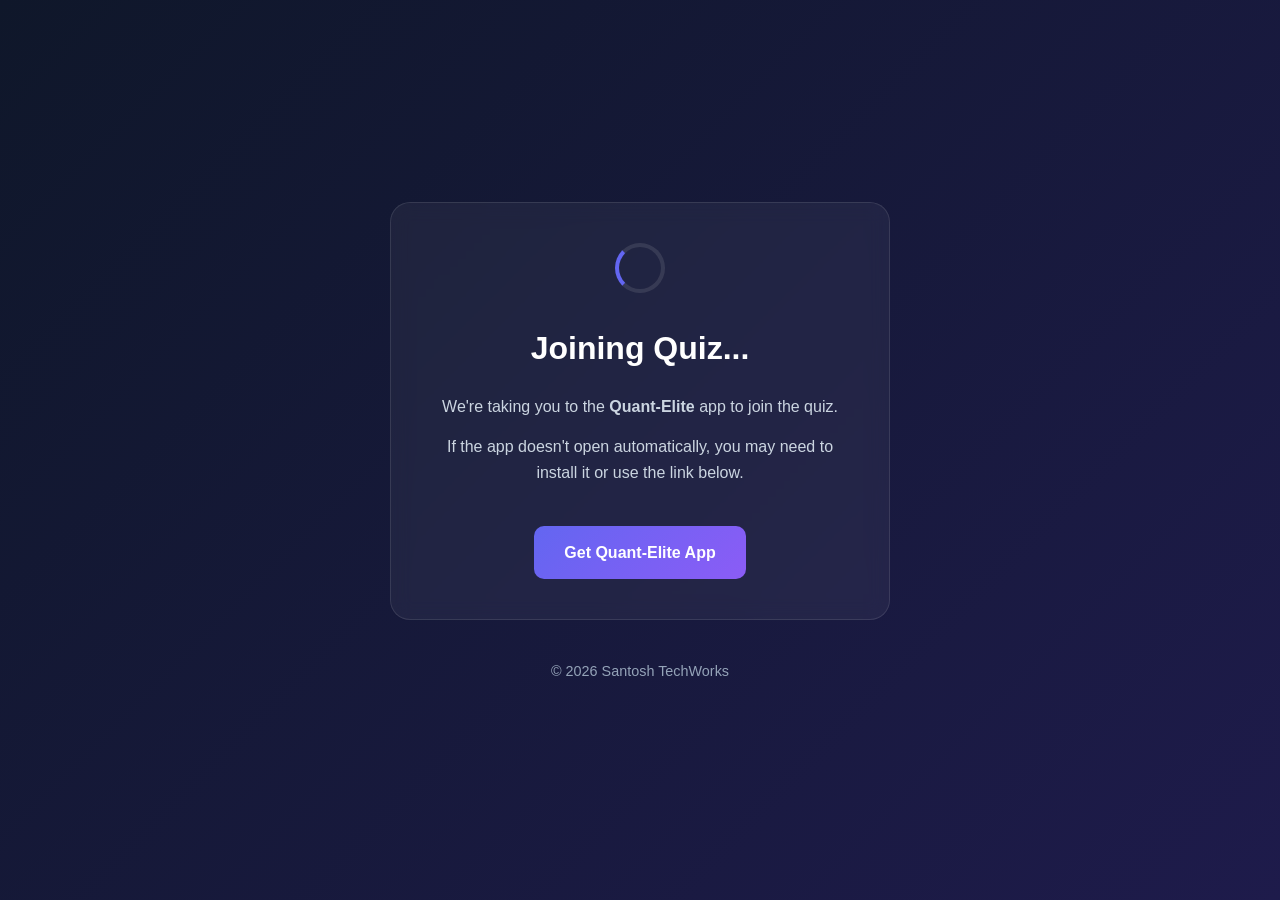
<file: invite.html>
<!DOCTYPE html>
<html lang="en">
<head>
    <meta charset="UTF-8">
    <meta name="viewport" content="width=device-width, initial-scale=1.0">
    <title>Joining Quiz | Quant-Elite</title>
    <link rel="stylesheet" href="style.css">
    <style>
        .invite-container {
            display: flex;
            flex-direction: column;
            align-items: center;
            justify-content: center;
            min-height: 100vh;
            text-align: center;
            padding: 20px;
            background: linear-gradient(135deg, #0f172a 0%, #1e1b4b 100%);
            color: white;
            font-family: 'Segoe UI', Tahoma, Geneva, Verdana, sans-serif;
        }
        .loader {
            border: 4px solid rgba(255, 255, 255, 0.1);
            border-left-color: #6366f1;
            border-radius: 50%;
            width: 50px;
            height: 50px;
            animation: spin 1s linear infinite;
            margin-bottom: 30px;
        }
        @keyframes spin {
            to { transform: rotate(360deg); }
        }
        .invite-card {
            background: rgba(255, 255, 255, 0.05);
            padding: 40px;
            border-radius: 20px;
            backdrop-filter: blur(10px);
            border: 1px solid rgba(255, 255, 255, 0.1);
            max-width: 500px;
            width: 100%;
        }
        h1 { margin-bottom: 20px; font-size: 2rem; }
        p { margin-bottom: 15px; color: #cbd5e1; }
        .btn-download {
            display: inline-block;
            margin-top: 25px;
            padding: 14px 30px;
            background: linear-gradient(135deg, #6366f1, #8b5cf6);
            color: white;
            text-decoration: none;
            border-radius: 10px;
            font-weight: bold;
            transition: transform 0.2s, box-shadow 0.2s;
        }
        .btn-download:hover {
            transform: translateY(-2px);
            box-shadow: 0 10px 20px rgba(99, 102, 241, 0.3);
        }
        .footer-text {
            margin-top: 40px;
            font-size: 0.9rem;
            color: #94a3b8;
        }
    </style>
</head>
<body>
    <div class="invite-container">
        <div class="invite-card">
            <div class="loader" style="margin: 0 auto 30px;"></div>
            <h1>Joining Quiz...</h1>
            <p>We're taking you to the <strong>Quant-Elite</strong> app to join the quiz.</p>
            <p>If the app doesn't open automatically, you may need to install it or use the link below.</p>
            <a href="https://theuniquedawg29-cloud.github.io/quant-elite-website/" class="btn-download">Get Quant-Elite App</a>
        </div>
        <p class="footer-text">&copy; 2026 Santosh TechWorks</p>
    </div>
</body>
</html>
</file>
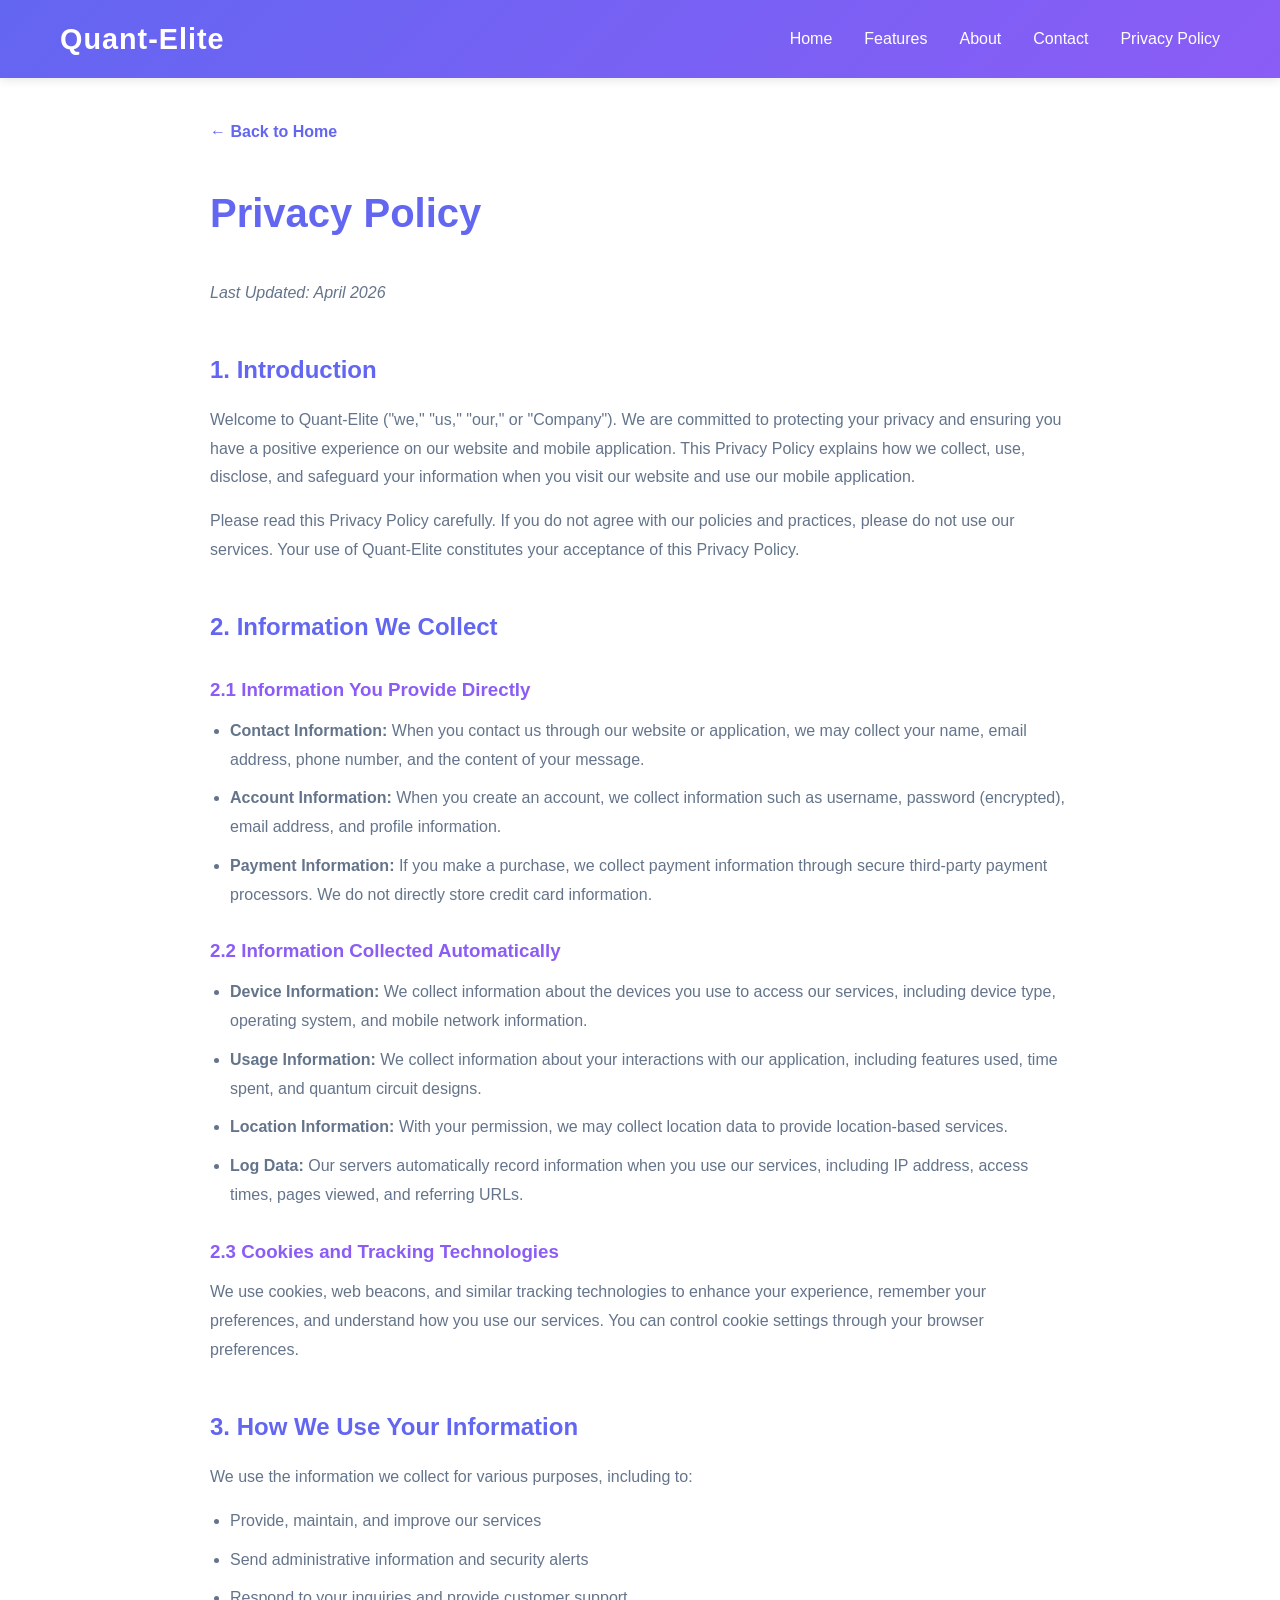
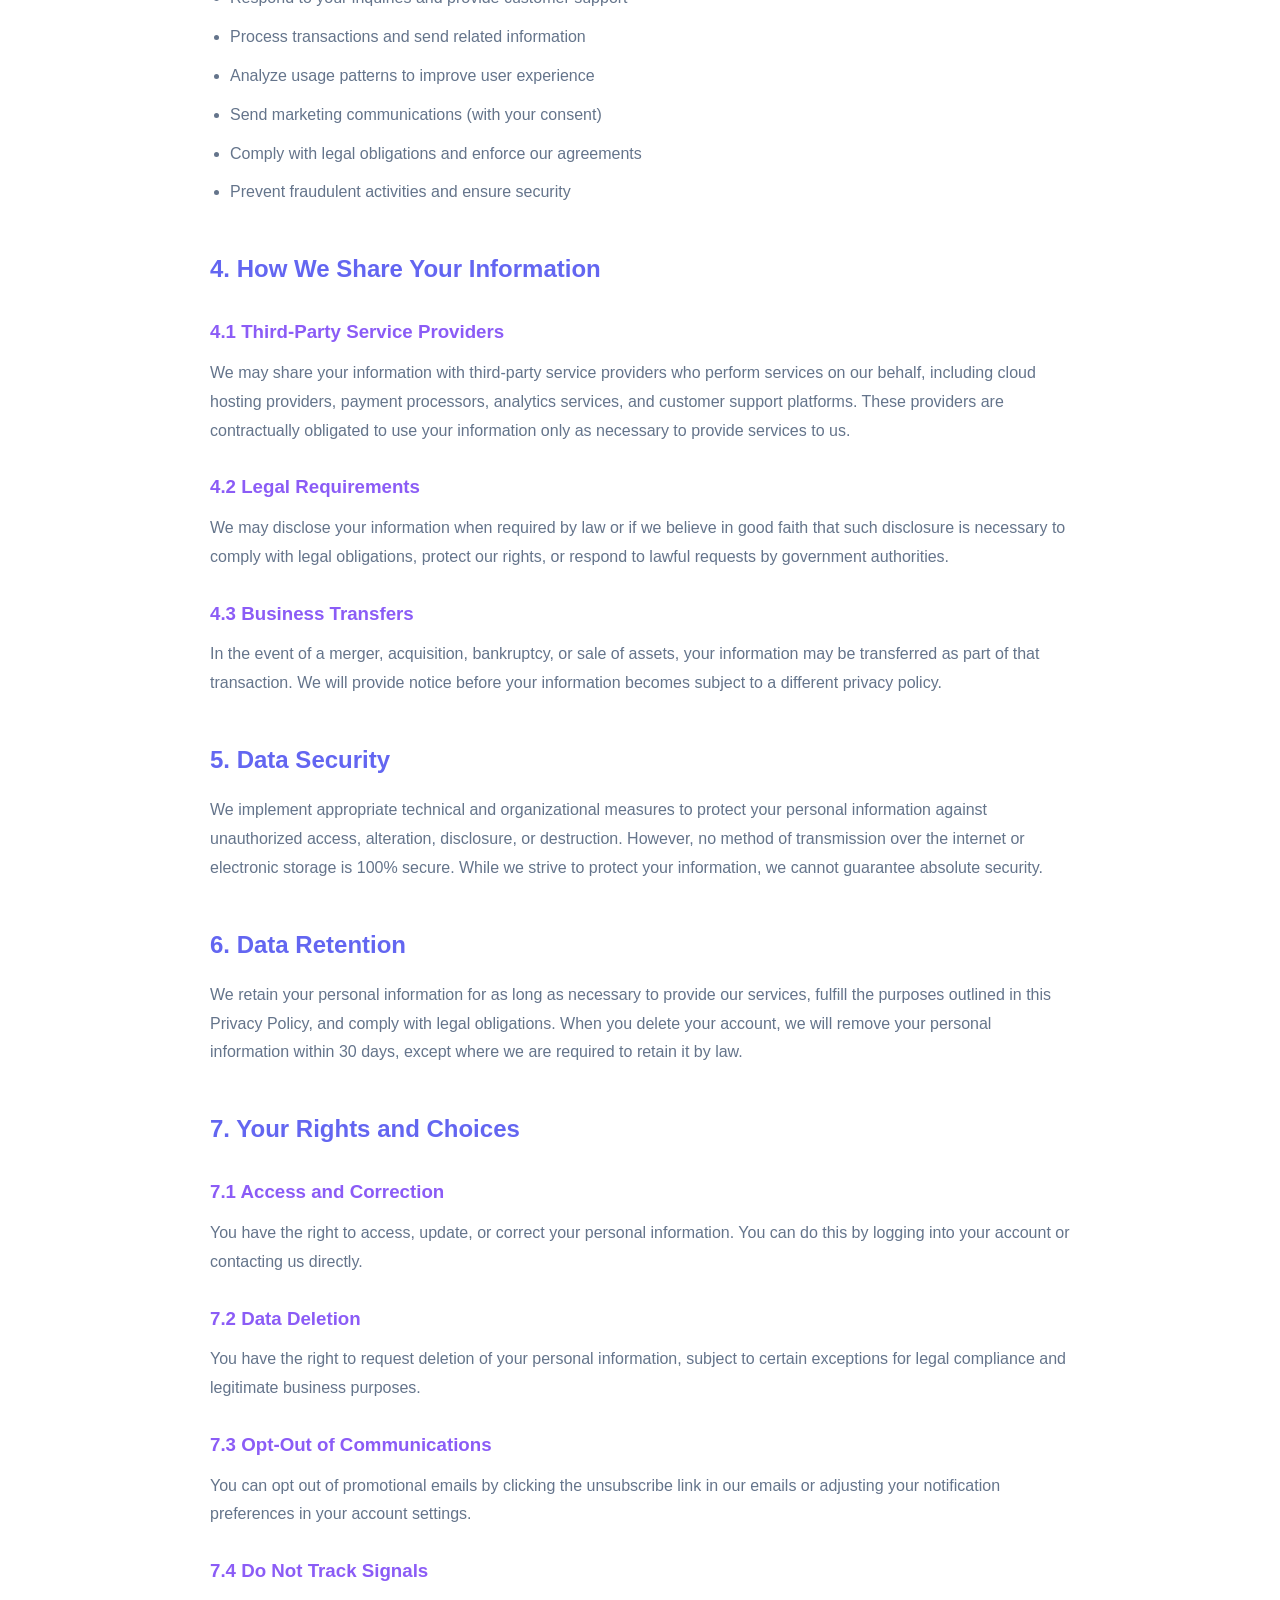
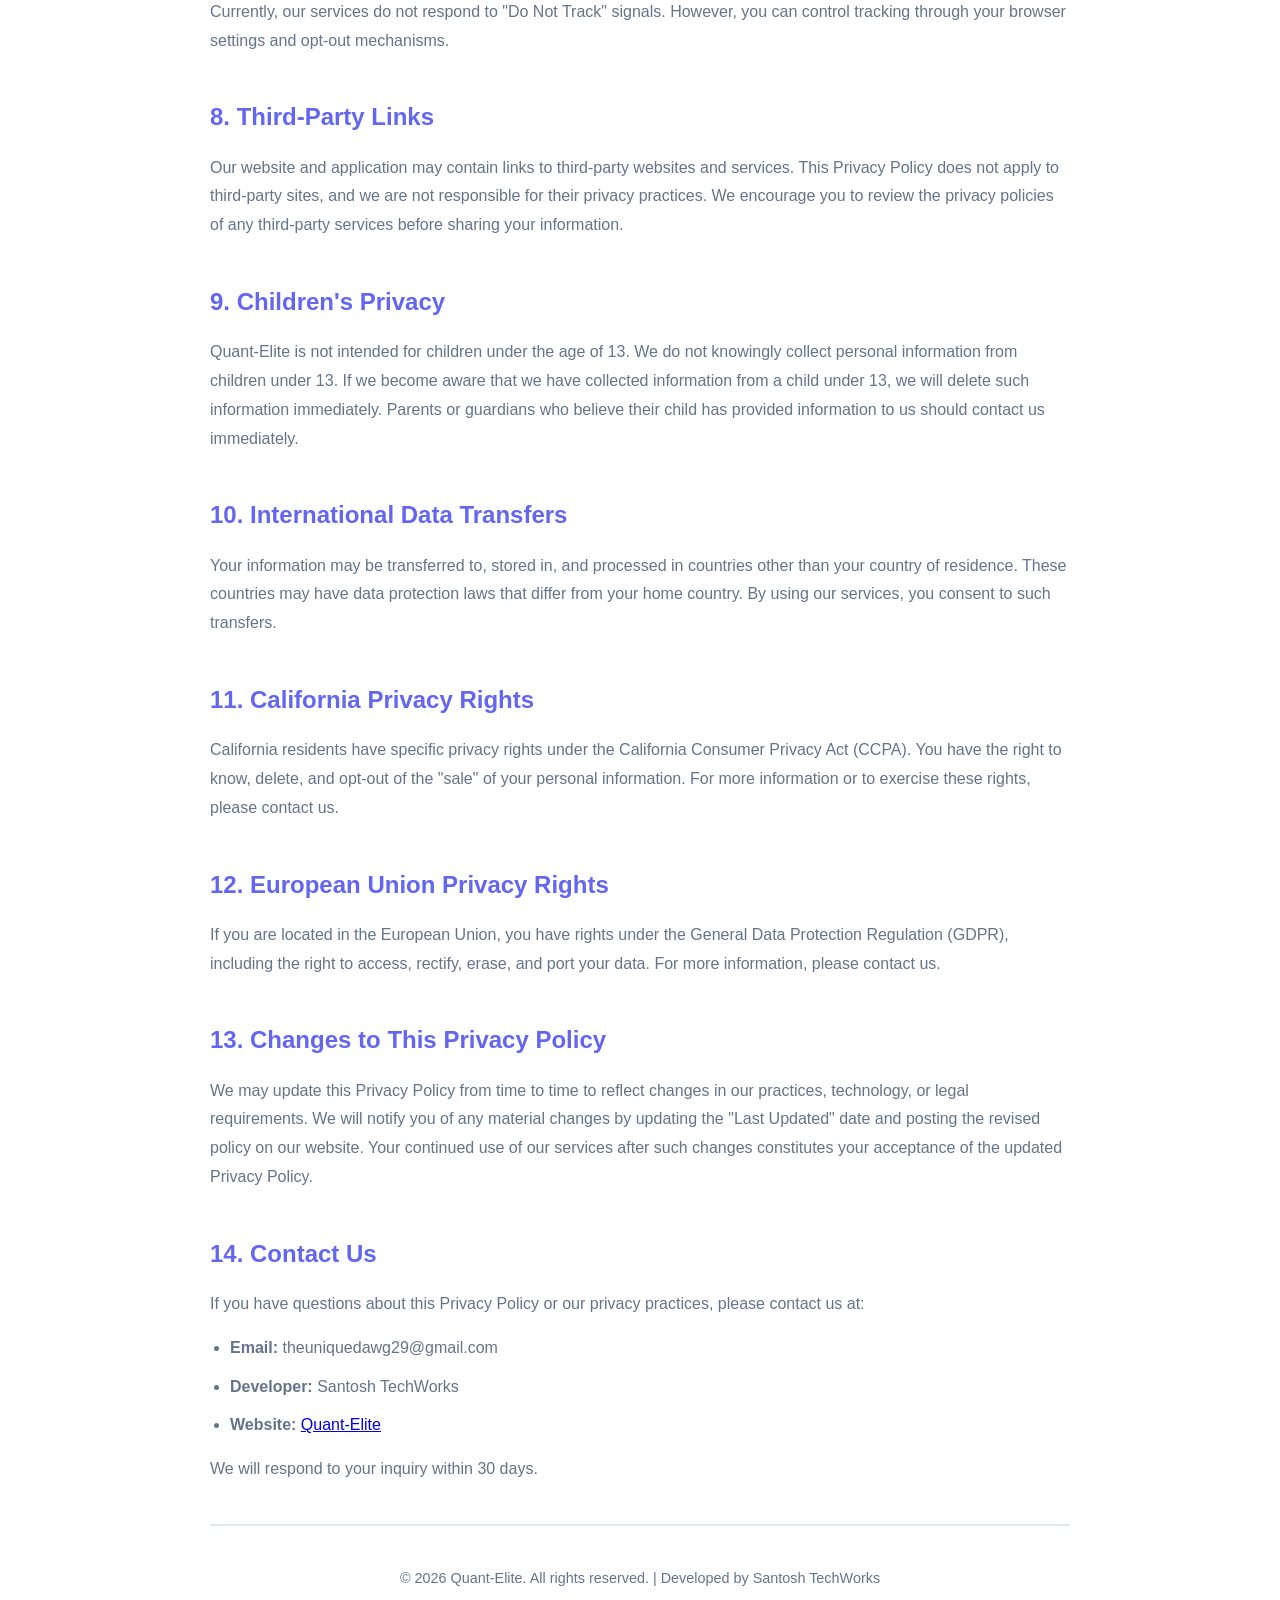
<file: privacy.html>
<!DOCTYPE html>
<html lang="en">
<head>
    <meta charset="UTF-8">
    <meta name="viewport" content="width=device-width, initial-scale=1.0">
    <meta name="description" content="Quant-Elite Privacy Policy">
    <title>Privacy Policy - Quant-Elite</title>
    <link rel="stylesheet" href="style.css">
    <style>
        .privacy-container {
            max-width: 900px;
            margin: 0 auto;
            padding: 40px 20px;
            line-height: 1.8;
        }
        .privacy-container h1 {
            color: var(--primary-color);
            margin-bottom: 30px;
            font-size: 2.5rem;
        }
        .privacy-container h2 {
            color: var(--primary-color);
            margin-top: 40px;
            margin-bottom: 15px;
            font-size: 1.5rem;
        }
        .privacy-container h3 {
            color: var(--secondary-color);
            margin-top: 25px;
            margin-bottom: 10px;
        }
        .privacy-container p {
            color: var(--text-light);
            margin-bottom: 15px;
        }
        .privacy-container ul, .privacy-container ol {
            color: var(--text-light);
            margin-left: 20px;
            margin-bottom: 15px;
        }
        .privacy-container li {
            margin-bottom: 10px;
        }
        .back-link {
            display: inline-block;
            margin-bottom: 30px;
            color: var(--primary-color);
            text-decoration: none;
            font-weight: 600;
        }
        .back-link:hover {
            color: var(--secondary-color);
        }
        .last-updated {
            color: var(--text-light);
            font-style: italic;
            margin-bottom: 30px;
        }
    </style>
</head>
<body>
    <!-- Navigation -->
    <nav class="navbar">
        <div class="container">
            <div class="logo">Quant-Elite</div>
            <ul class="nav-links">
                <li><a href="index.html">Home</a></li>
                <li><a href="index.html#features">Features</a></li>
                <li><a href="index.html#about">About</a></li>
                <li><a href="index.html#contact">Contact</a></li>
                <li><a href="privacy.html">Privacy Policy</a></li>
            </ul>
            <div class="hamburger">
                <span></span>
                <span></span>
                <span></span>
            </div>
        </div>
    </nav>

    <div class="privacy-container">
        <a href="index.html" class="back-link">← Back to Home</a>
        
        <h1>Privacy Policy</h1>
        <p class="last-updated">Last Updated: April 2026</p>

        <h2>1. Introduction</h2>
        <p>
            Welcome to Quant-Elite ("we," "us," "our," or "Company"). We are committed to protecting your privacy and ensuring you have a positive experience on our website and mobile application. This Privacy Policy explains how we collect, use, disclose, and safeguard your information when you visit our website and use our mobile application.
        </p>
        <p>
            Please read this Privacy Policy carefully. If you do not agree with our policies and practices, please do not use our services. Your use of Quant-Elite constitutes your acceptance of this Privacy Policy.
        </p>

        <h2>2. Information We Collect</h2>
        <h3>2.1 Information You Provide Directly</h3>
        <ul>
            <li><strong>Contact Information:</strong> When you contact us through our website or application, we may collect your name, email address, phone number, and the content of your message.</li>
            <li><strong>Account Information:</strong> When you create an account, we collect information such as username, password (encrypted), email address, and profile information.</li>
            <li><strong>Payment Information:</strong> If you make a purchase, we collect payment information through secure third-party payment processors. We do not directly store credit card information.</li>
        </ul>

        <h3>2.2 Information Collected Automatically</h3>
        <ul>
            <li><strong>Device Information:</strong> We collect information about the devices you use to access our services, including device type, operating system, and mobile network information.</li>
            <li><strong>Usage Information:</strong> We collect information about your interactions with our application, including features used, time spent, and quantum circuit designs.</li>
            <li><strong>Location Information:</strong> With your permission, we may collect location data to provide location-based services.</li>
            <li><strong>Log Data:</strong> Our servers automatically record information when you use our services, including IP address, access times, pages viewed, and referring URLs.</li>
        </ul>

        <h3>2.3 Cookies and Tracking Technologies</h3>
        <p>
            We use cookies, web beacons, and similar tracking technologies to enhance your experience, remember your preferences, and understand how you use our services. You can control cookie settings through your browser preferences.
        </p>

        <h2>3. How We Use Your Information</h2>
        <p>We use the information we collect for various purposes, including to:</p>
        <ul>
            <li>Provide, maintain, and improve our services</li>
            <li>Send administrative information and security alerts</li>
            <li>Respond to your inquiries and provide customer support</li>
            <li>Process transactions and send related information</li>
            <li>Analyze usage patterns to improve user experience</li>
            <li>Send marketing communications (with your consent)</li>
            <li>Comply with legal obligations and enforce our agreements</li>
            <li>Prevent fraudulent activities and ensure security</li>
        </ul>

        <h2>4. How We Share Your Information</h2>
        <h3>4.1 Third-Party Service Providers</h3>
        <p>
            We may share your information with third-party service providers who perform services on our behalf, including cloud hosting providers, payment processors, analytics services, and customer support platforms. These providers are contractually obligated to use your information only as necessary to provide services to us.
        </p>

        <h3>4.2 Legal Requirements</h3>
        <p>
            We may disclose your information when required by law or if we believe in good faith that such disclosure is necessary to comply with legal obligations, protect our rights, or respond to lawful requests by government authorities.
        </p>

        <h3>4.3 Business Transfers</h3>
        <p>
            In the event of a merger, acquisition, bankruptcy, or sale of assets, your information may be transferred as part of that transaction. We will provide notice before your information becomes subject to a different privacy policy.
        </p>

        <h2>5. Data Security</h2>
        <p>
            We implement appropriate technical and organizational measures to protect your personal information against unauthorized access, alteration, disclosure, or destruction. However, no method of transmission over the internet or electronic storage is 100% secure. While we strive to protect your information, we cannot guarantee absolute security.
        </p>

        <h2>6. Data Retention</h2>
        <p>
            We retain your personal information for as long as necessary to provide our services, fulfill the purposes outlined in this Privacy Policy, and comply with legal obligations. When you delete your account, we will remove your personal information within 30 days, except where we are required to retain it by law.
        </p>

        <h2>7. Your Rights and Choices</h2>
        <h3>7.1 Access and Correction</h3>
        <p>
            You have the right to access, update, or correct your personal information. You can do this by logging into your account or contacting us directly.
        </p>

        <h3>7.2 Data Deletion</h3>
        <p>
            You have the right to request deletion of your personal information, subject to certain exceptions for legal compliance and legitimate business purposes.
        </p>

        <h3>7.3 Opt-Out of Communications</h3>
        <p>
            You can opt out of promotional emails by clicking the unsubscribe link in our emails or adjusting your notification preferences in your account settings.
        </p>

        <h3>7.4 Do Not Track Signals</h3>
        <p>
            Currently, our services do not respond to "Do Not Track" signals. However, you can control tracking through your browser settings and opt-out mechanisms.
        </p>

        <h2>8. Third-Party Links</h2>
        <p>
            Our website and application may contain links to third-party websites and services. This Privacy Policy does not apply to third-party sites, and we are not responsible for their privacy practices. We encourage you to review the privacy policies of any third-party services before sharing your information.
        </p>

        <h2>9. Children's Privacy</h2>
        <p>
            Quant-Elite is not intended for children under the age of 13. We do not knowingly collect personal information from children under 13. If we become aware that we have collected information from a child under 13, we will delete such information immediately. Parents or guardians who believe their child has provided information to us should contact us immediately.
        </p>

        <h2>10. International Data Transfers</h2>
        <p>
            Your information may be transferred to, stored in, and processed in countries other than your country of residence. These countries may have data protection laws that differ from your home country. By using our services, you consent to such transfers.
        </p>

        <h2>11. California Privacy Rights</h2>
        <p>
            California residents have specific privacy rights under the California Consumer Privacy Act (CCPA). You have the right to know, delete, and opt-out of the "sale" of your personal information. For more information or to exercise these rights, please contact us.
        </p>

        <h2>12. European Union Privacy Rights</h2>
        <p>
            If you are located in the European Union, you have rights under the General Data Protection Regulation (GDPR), including the right to access, rectify, erase, and port your data. For more information, please contact us.
        </p>

        <h2>13. Changes to This Privacy Policy</h2>
        <p>
            We may update this Privacy Policy from time to time to reflect changes in our practices, technology, or legal requirements. We will notify you of any material changes by updating the "Last Updated" date and posting the revised policy on our website. Your continued use of our services after such changes constitutes your acceptance of the updated Privacy Policy.
        </p>

        <h2>14. Contact Us</h2>
        <p>
            If you have questions about this Privacy Policy or our privacy practices, please contact us at:
        </p>
        <ul>
            <li><strong>Email:</strong> theuniquedawg29@gmail.com</li>
            <li><strong>Developer:</strong> Santosh TechWorks</li>
            <li><strong>Website:</strong> <a href="index.html">Quant-Elite</a></li>
        </ul>
        <p>
            We will respond to your inquiry within 30 days.
        </p>

        <hr style="margin: 40px 0; border: 1px solid var(--border-color);">
        <p style="text-align: center; color: var(--text-light); font-size: 0.9rem;">
            © 2026 Quant-Elite. All rights reserved. | Developed by Santosh TechWorks
        </p>
    </div>

    <script src="script.js"></script>
</body>
</html>
</file>
<file: style.css>
* {
    margin: 0;
    padding: 0;
    box-sizing: border-box;
}

:root {
    --primary-color: #6366f1;
    --secondary-color: #8b5cf6;
    --accent-color: #ec4899;
    --dark-bg: #0f172a;
    --light-bg: #f8fafc;
    --text-dark: #1e293b;
    --text-light: #64748b;
    --border-color: #e2e8f0;
}

body {
    font-family: 'Segoe UI', Tahoma, Geneva, Verdana, sans-serif;
    line-height: 1.6;
    color: var(--text-dark);
    background-color: #ffffff;
}

.container {
    max-width: 1200px;
    margin: 0 auto;
    padding: 0 20px;
}

/* Navigation */
.navbar {
    background: linear-gradient(135deg, var(--primary-color), var(--secondary-color));
    color: white;
    padding: 1rem 0;
    position: sticky;
    top: 0;
    z-index: 1000;
    box-shadow: 0 2px 10px rgba(0, 0, 0, 0.1);
}

.navbar .container {
    display: flex;
    justify-content: space-between;
    align-items: center;
}

.logo {
    font-size: 1.8rem;
    font-weight: bold;
    letter-spacing: 1px;
}

.nav-links {
    display: flex;
    list-style: none;
    gap: 2rem;
}

@media (max-width: 768px) {
    .nav-links {
        display: none;
        flex-direction: column;
        position: absolute;
        top: 100%;
        left: 0;
        width: 100%;
        background: var(--primary-color);
        padding: 20px;
        gap: 1.5rem;
        box-shadow: 0 10px 20px rgba(0,0,0,0.1);
    }

    .nav-links.active {
        display: flex;
    }
}

.nav-links a {
    color: white;
    text-decoration: none;
    transition: opacity 0.3s ease;
    cursor: pointer;
}

.nav-links a:hover {
    opacity: 0.8;
}

.hamburger {
    display: none;
    flex-direction: column;
    cursor: pointer;
}

.hamburger span {
    width: 25px;
    height: 3px;
    background: white;
    margin: 5px 0;
    transition: 0.3s;
}

/* Hero Section */
.hero {
    background: linear-gradient(135deg, var(--primary-color), var(--secondary-color));
    background-size: 400% 400%;
    animation: gradientShift 15s ease infinite;
    color: white;
    padding: 100px 0;
    text-align: center;
    position: relative;
    overflow: hidden;
}

@keyframes gradientShift {
    0% { background-position: 0% 50%; }
    50% { background-position: 100% 50%; }
    100% { background-position: 0% 50%; }
}

.hero::before {
    content: '';
    position: absolute;
    top: 0;
    left: 0;
    right: 0;
    bottom: 0;
    background: url('data:image/svg+xml,<svg xmlns="http://www.w3.org/2000/svg" viewBox="0 0 100 100"><circle cx="50" cy="50" r="1" fill="rgba(255,255,255,0.1)"/></svg>') repeat;
    animation: twinkle 5s linear infinite;
    pointer-events: none;
}

@keyframes twinkle {
    0% { transform: translateY(0); }
    100% { transform: translateY(-100px); }
}

.hero-content h1 {
    font-size: 4rem;
    margin-bottom: 10px;
    font-weight: 800;
    letter-spacing: 2px;
}

.scrolling-text {
    font-size: 1.5rem;
    font-weight: 600;
    color: rgba(255, 255, 255, 0.8);
    margin-bottom: 20px;
    overflow: hidden;
    white-space: nowrap;
    animation: scrollText 10s linear infinite;
}

@keyframes scrollText {
    0% { transform: translateX(100%); }
    100% { transform: translateX(-100%); }
}

.hero-content .subtitle {
    font-size: 1.8rem;
    margin-bottom: 20px;
    font-weight: 300;
}

.hero-content .description {
    font-size: 1.1rem;
    margin-bottom: 40px;
    max-width: 600px;
    margin-left: auto;
    margin-right: auto;
    opacity: 0.95;
}

.cta-buttons {
    display: flex;
    gap: 20px;
    justify-content: center;
    flex-wrap: wrap;
}

.btn {
    padding: 12px 30px;
    font-size: 1rem;
    border: none;
    border-radius: 50px;
    cursor: pointer;
    transition: all 0.3s ease;
    text-decoration: none;
    display: inline-block;
    font-weight: 600;
}

.btn-primary {
    background-color: white;
    color: var(--primary-color);
    box-shadow: 0 0 20px rgba(255, 255, 255, 0.3);
}

.btn-primary:hover {
    transform: translateY(-2px);
    box-shadow: 0 10px 20px rgba(0, 0, 0, 0.2), 0 0 30px rgba(255, 255, 255, 0.5);
}

.btn-secondary {
    background-color: transparent;
    color: white;
    border: 2px solid white;
    box-shadow: 0 0 20px rgba(255, 255, 255, 0.3);
}

.btn-secondary:hover {
    background-color: white;
    color: var(--primary-color);
    transform: translateY(-2px);
    box-shadow: 0 0 30px rgba(255, 255, 255, 0.6);
}

/* Apps Section */
.apps {
    padding: 80px 0;
    background-color: #ffffff;
}

.app-showcase {
    display: grid;
    grid-template-columns: 1.2fr 1fr;
    gap: 60px;
    align-items: center;
    background: var(--light-bg);
    padding: 50px;
    border-radius: 30px;
    box-shadow: 0 20px 40px rgba(0, 0, 0, 0.05);
}

@media (max-width: 992px) {
    .app-showcase {
        grid-template-columns: 1fr;
        padding: 30px;
        gap: 40px;
        text-align: center;
    }

    .app-features-list {
        justify-content: center;
    }

    .app-feature-item {
        text-align: left;
    }

    .download-buttons {
        justify-content: center;
    }
}

.app-tag {
    display: inline-block;
    background: var(--primary-color);
    color: white;
    padding: 5px 15px;
    border-radius: 20px;
    font-size: 0.8rem;
    font-weight: bold;
    text-transform: uppercase;
    margin-bottom: 15px;
}

.app-info h3 {
    font-size: 2.5rem;
    color: var(--text-dark);
    margin-bottom: 20px;
}

.app-description {
    font-size: 1.1rem;
    color: var(--text-light);
    margin-bottom: 30px;
}

.app-features-list {
    display: grid;
    grid-template-columns: repeat(auto-fit, minmax(200px, 1fr));
    gap: 20px;
    margin-bottom: 40px;
}

.app-feature-item {
    display: flex;
    gap: 15px;
}

.app-feature-item .icon {
    font-size: 1.5rem;
}

.app-feature-item strong {
    display: block;
    color: var(--text-dark);
    font-size: 1rem;
    margin-bottom: 2px;
}

.app-feature-item p {
    font-size: 0.85rem;
    color: var(--text-light);
}

.download-buttons {
    display: flex;
    gap: 15px;
}

.store-btn img {
    height: 45px;
    transition: transform 0.2s ease;
}

.store-btn:hover img {
    transform: scale(1.05);
}

.app-preview {
    display: flex;
    justify-content: center;
}

.phone-frame {
    width: 280px;
    height: 580px;
    background: #1e293b;
    border: 12px solid #334155;
    border-radius: 40px;
    position: relative;
    overflow: hidden;
    box-shadow: 0 30px 60px rgba(0, 0, 0, 0.2);
}

.app-screenshot {
    width: 100%;
    height: 100%;
    object-fit: cover;
    display: block;
}

.screenshot-placeholder {
    width: 100%;
    height: 100%;
    display: flex;
    flex-direction: column;
    justify-content: center;
    align-items: center;
    background: linear-gradient(180deg, #4f46e5, #8b5cf6);
    color: white;
}

.screenshot-placeholder .logo {
    font-size: 1.5rem;
    margin-bottom: 10px;
}

/* Web Projects Section */
.web-projects {
    padding: 80px 0;
    background-color: var(--light-bg);
}

.projects-grid {
    display: grid;
    grid-template-columns: repeat(auto-fit, minmax(300px, 1fr));
    gap: 30px;
    margin-top: 40px;
}

.project-card {
    background: white;
    border-radius: 20px;
    overflow: hidden;
    box-shadow: 0 10px 30px rgba(0, 0, 0, 0.05);
    transition: transform 0.3s ease;
}

.project-card:hover {
    transform: translateY(-10px);
}

.project-image {
    height: 200px;
    background: #e2e8f0;
    display: flex;
    align-items: center;
    justify-content: center;
}

.placeholder-img {
    color: var(--text-light);
    font-weight: 600;
}

.project-info {
    padding: 25px;
}

.project-info h3 {
    margin-bottom: 10px;
    color: var(--text-dark);
}

.project-info p {
    color: var(--text-light);
    font-size: 0.95rem;
    margin-bottom: 20px;
}

.btn-link {
    color: var(--primary-color);
    text-decoration: none;
    font-weight: 700;
    transition: color 0.2s ease;
}

.btn-link:hover {
    color: var(--secondary-color);
}

/* Features Section */
.features {
    padding: 80px 0;
    background-color: var(--light-bg);
}

.features h2,
.about h2,
.contact h2 {
    font-size: 2.5rem;
    text-align: center;
    margin-bottom: 50px;
    color: var(--text-dark);
}

.features-grid {
    display: grid;
    grid-template-columns: repeat(auto-fit, minmax(300px, 1fr));
    gap: 30px;
}

.feature-card {
    background: white;
    padding: 30px;
    border-radius: 10px;
    box-shadow: 0 5px 15px rgba(0, 0, 0, 0.08);
    transition: all 0.3s ease;
    text-align: center;
    animation: float 6s ease-in-out infinite;
}

@keyframes float {
    0%, 100% { transform: translateY(0px); }
    50% { transform: translateY(-10px); }
}

.feature-card:hover {
    transform: translateY(-20px) scale(1.05);
    box-shadow: 0 15px 30px rgba(0, 0, 0, 0.15);
    animation-play-state: paused;
}

.feature-icon {
    font-size: 3rem;
    margin-bottom: 15px;
}

.feature-card h3 {
    color: var(--primary-color);
    margin-bottom: 15px;
    font-size: 1.3rem;
}

.feature-card p {
    color: var(--text-light);
    line-height: 1.7;
}

/* Stats Bar */
.stats-bar {
    background: var(--dark-bg);
    padding: 60px 0;
    color: white;
}

.stats-grid {
    display: grid;
    grid-template-columns: repeat(auto-fit, minmax(200px, 1fr));
    gap: 40px;
    text-align: center;
}

.stat-item {
    display: flex;
    flex-direction: column;
}

.stat-number {
    font-size: 3rem;
    font-weight: 800;
    color: var(--primary-color);
    margin-bottom: 5px;
}

.stat-label {
    font-size: 1rem;
    color: var(--text-light);
    text-transform: uppercase;
    letter-spacing: 1px;
}

/* Tech Stack Section */
.tech-stack {
    padding: 30px 0;
    background: #f1f5f9;
    border-top: 1px solid var(--border-color);
    border-bottom: 1px solid var(--border-color);
    overflow: hidden;
}

.tech-track {
    display: flex;
    gap: 50px;
    width: max-content;
    animation: scrollStack 20s linear infinite;
}

.tech-track span {
    font-size: 1.1rem;
    font-weight: 700;
    color: var(--text-light);
    text-transform: uppercase;
    letter-spacing: 1px;
}

@keyframes scrollStack {
    0% { transform: translateX(0); }
    100% { transform: translateX(-50%); }
}

/* About Section */
.about {
    padding: 80px 0;
}

.about-content {
    display: grid;
    grid-template-columns: 1fr 1fr;
    gap: 50px;
    align-items: center;
}

.about-text p {
    margin-bottom: 20px;
    color: var(--text-light);
    font-size: 1.05rem;
    line-height: 1.8;
}

.developer-section {
    background: linear-gradient(135deg, var(--primary-color), var(--secondary-color));
    color: white;
    padding: 40px;
    border-radius: 10px;
    box-shadow: 0 10px 30px rgba(99, 102, 241, 0.2);
}

.developer-section h3 {
    font-size: 1.5rem;
    margin-bottom: 15px;
}

.developer-section p {
    line-height: 1.8;
    margin-bottom: 10px;
}

/* FAQ Section */
.faq {
    padding: 80px 0;
    background-color: white;
}

.faq-grid {
    display: grid;
    grid-template-columns: repeat(auto-fit, minmax(300px, 1fr));
    gap: 30px;
    margin-top: 40px;
}

.faq-item {
    padding: 25px;
    background: var(--light-bg);
    border-radius: 15px;
    border-left: 5px solid var(--primary-color);
}

.faq-item h3 {
    margin-bottom: 15px;
    font-size: 1.2rem;
    color: var(--text-dark);
}

.faq-item p {
    color: var(--text-light);
    line-height: 1.6;
}

@media (max-width: 768px) {
    .faq-grid {
        grid-template-columns: 1fr;
    }
}

/* Testimonials Section */
.testimonials {
    padding: 80px 0;
    background-color: var(--light-bg);
}

.testimonial-grid {
    display: grid;
    grid-template-columns: repeat(auto-fit, minmax(300px, 1fr));
    gap: 30px;
    margin-top: 40px;
}

.testimonial-card {
    background: white;
    padding: 40px;
    border-radius: 20px;
    box-shadow: 0 10px 30px rgba(0, 0, 0, 0.05);
    position: relative;
}

.testimonial-card::before {
    content: '"';
    position: absolute;
    top: 20px;
    left: 20px;
    font-size: 4rem;
    color: var(--primary-color);
    opacity: 0.1;
    font-family: serif;
}

.testimonial-card p {
    color: var(--text-dark);
    font-style: italic;
    margin-bottom: 20px;
    line-height: 1.8;
}

.user-info strong {
    display: block;
    color: var(--primary-color);
}

.user-info span {
    font-size: 0.9rem;
    color: var(--text-light);
}

/* Newsletter Section */
.newsletter {
    padding: 80px 0;
    background: linear-gradient(135deg, var(--primary-color), var(--secondary-color));
    color: white;
    text-align: center;
}

.newsletter-content h2 {
    color: white !important;
    margin-bottom: 10px;
}

.newsletter-content p {
    margin-bottom: 30px;
    opacity: 0.9;
}

.newsletter-form {
    display: flex;
    max-width: 500px;
    margin: 0 auto;
    gap: 10px;
}

.newsletter-form input {
    flex: 1;
    padding: 15px;
    border: none;
    border-radius: 50px;
}

/* Back to Top Button */
#backToTop {
    position: fixed;
    bottom: 30px;
    right: 30px;
    width: 50px;
    height: 50px;
    background: var(--primary-color);
    color: white;
    border: none;
    border-radius: 50%;
    cursor: pointer;
    font-size: 1.5rem;
    box-shadow: 0 5px 15px rgba(0,0,0,0.2);
    display: none;
    z-index: 1001;
    transition: transform 0.3s;
}

#backToTop:hover {
    transform: translateY(-5px);
}

/* Contact Section */
.contact {
    padding: 80px 0;
    background-color: var(--light-bg);
}

.contact-form {
    max-width: 600px;
    margin: 40px auto;
}

.form-group {
    margin-bottom: 20px;
}

.contact-form input,
.contact-form textarea {
    width: 100%;
    padding: 15px;
    border: 1px solid var(--border-color);
    border-radius: 5px;
    font-size: 1rem;
    font-family: inherit;
    transition: border-color 0.3s ease;
}

.contact-form input:focus,
.contact-form textarea:focus {
    outline: none;
    border-color: var(--primary-color);
    box-shadow: 0 0 0 3px rgba(99, 102, 241, 0.1);
}

.form-message {
    text-align: center;
    margin-top: 20px;
    font-weight: 600;
    min-height: 20px;
}

.form-message.success {
    color: #10b981;
}

.form-message.error {
    color: #ef4444;
}

/* Footer */
.footer {
    background: var(--dark-bg);
    color: white;
    padding: 40px 0;
    text-align: center;
}

.footer p {
    margin: 10px 0;
}

.footer-links {
    margin-top: 20px;
    display: flex;
    gap: 30px;
    justify-content: center;
}

.footer-links a {
    color: var(--primary-color);
    text-decoration: none;
    transition: color 0.3s ease;
}

.footer-links a:hover {
    color: var(--accent-color);
}

/* Chatbot Styles */
.chatbot-container {
    position: fixed;
    bottom: 30px;
    right: 90px; /* Moved left to avoid overlap with backToTop */
    z-index: 2000;
}

.chatbot-toggle {
    background: linear-gradient(135deg, var(--primary-color), var(--secondary-color));
    color: white;
    border: none;
    padding: 12px 24px;
    border-radius: 50px;
    cursor: pointer;
    box-shadow: 0 10px 25px rgba(99, 102, 241, 0.4);
    display: flex;
    align-items: center;
    gap: 10px;
    transition: transform 0.3s;
}

.chatbot-toggle:hover {
    transform: scale(1.05);
}

.chatbot-window {
    position: absolute;
    bottom: 80px;
    right: 0;
    width: 350px;
    height: 450px;
    background: white;
    border-radius: 20px;
    box-shadow: 0 15px 40px rgba(0, 0, 0, 0.2);
    display: none;
    flex-direction: column;
    overflow: hidden;
}

.chatbot-header {
    background: linear-gradient(135deg, var(--primary-color), var(--secondary-color));
    color: white;
    padding: 15px 20px;
    display: flex;
    justify-content: space-between;
    align-items: center;
}

.bot-info {
    display: flex;
    align-items: center;
    gap: 10px;
}

.bot-status {
    width: 10px;
    height: 10px;
    background: #10b981;
    border-radius: 50%;
    box-shadow: 0 0 10px #10b981;
}

.close-chat {
    background: transparent;
    border: none;
    color: white;
    font-size: 1.5rem;
    cursor: pointer;
}

.chat-messages {
    flex: 1;
    padding: 20px;
    overflow-y: auto;
    display: flex;
    flex-direction: column;
    gap: 15px;
}

.message {
    max-width: 80%;
    padding: 10px 15px;
    border-radius: 15px;
    font-size: 0.9rem;
    line-height: 1.4;
}

.bot-msg {
    align-self: flex-start;
    background: #f1f5f9;
    color: var(--text-dark);
    border-bottom-left-radius: 2px;
}

.user-msg {
    align-self: flex-end;
    background: var(--primary-color);
    color: white;
    border-bottom-right-radius: 2px;
}

.chat-suggestions {
    padding: 10px 15px;
    display: flex;
    flex-wrap: wrap;
    gap: 8px;
    background: #f8fafc;
    border-top: 1px solid #e2e8f0;
}

.chat-suggestions button {
    background: white;
    border: 1px solid var(--primary-color);
    color: var(--primary-color);
    padding: 6px 12px;
    border-radius: 15px;
    font-size: 0.8rem;
    cursor: pointer;
    transition: all 0.2s;
}

.chat-suggestions button:hover {
    background: var(--primary-color);
    color: white;
}

.chat-input-area {
    padding: 15px;
    border-top: 1px solid #e2e8f0;
    display: flex;
    gap: 10px;
}

.chat-input-area input {
    flex: 1;
    border: 1px solid #e2e8f0;
    padding: 10px 15px;
    border-radius: 20px;
    outline: none;
}

.chat-input-area button {
    background: var(--primary-color);
    color: white;
    border: none;
    width: 40px;
    height: 40px;
    border-radius: 50%;
    cursor: pointer;
}

@media (max-width: 480px) {
    .chatbot-window {
        position: fixed;
        width: 100%;
        height: 100%;
        top: 0;
        left: 0;
        bottom: 0;
        right: 0;
        border-radius: 0;
        z-index: 2001;
    }

    .chatbot-container {
        bottom: 20px;
        right: 20px;
    }
}

@media (max-width: 768px) {
    .hamburger {
        display: flex;
    }

    .nav-links {
        display: none;
    }

    .hero-content h1 {
        font-size: 2.5rem;
    }

    .hero-content .subtitle {
        font-size: 1.3rem;
    }

    .hero {
        padding: 60px 0;
    }

    .features h2,
    .about h2,
    .contact h2 {
        font-size: 2rem;
    }

    .about-content {
        grid-template-columns: 1fr;
    }

    .cta-buttons {
        flex-direction: column;
        align-items: center;
    }

    .btn {
        width: 100%;
        max-width: 300px;
    }

    .footer-links {
        flex-direction: column;
        gap: 10px;
    }
}

@media (max-width: 480px) {
    .hero-content h1 {
        font-size: 2rem;
    }

    .hero-content .subtitle {
        font-size: 1rem;
    }

    .features-grid {
        grid-template-columns: 1fr;
    }

    .navbar .container {
        padding: 0 15px;
    }
}
</file>
